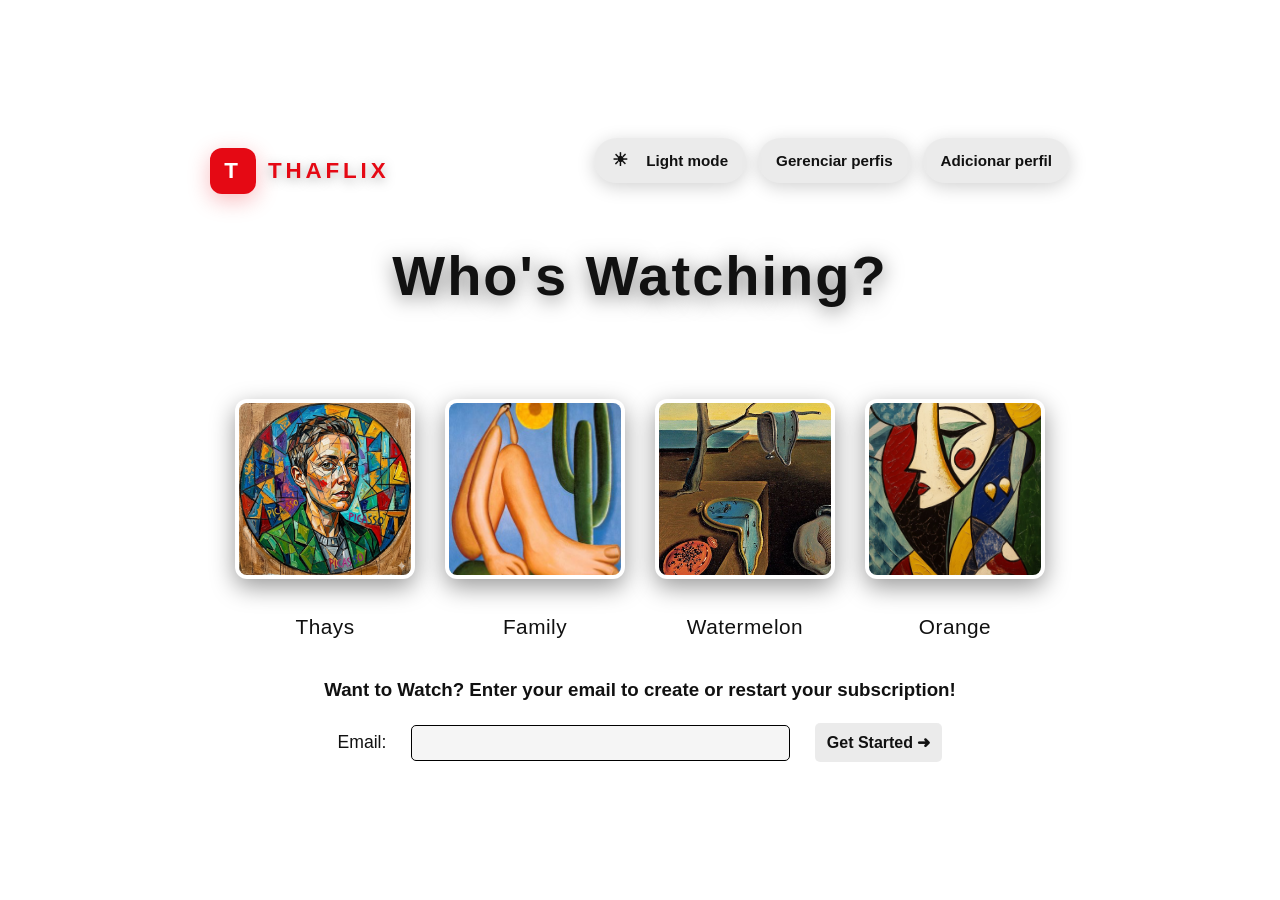
<file: index.html>
<!DOCTYPE html>
<html lang="en">

<head>
    <meta charset="UTF-8">
    <meta name="viewport" content="width=device-width, initial-scale=1.0">
    <title>THAFLIX</title>
    <link rel="stylesheet" href="css/style.css">
</head>

<body>
    <main>
        <header class="app-header">
            <div class="brand-logo" aria-label="THAFLIX logo">
                <span class="brand-symbol">T</span>
                <span class="brand-name">THAFLIX</span>
            </div>
            <div class="control-group">
                <button id="theme-toggle" class="theme-toggle" type="button" aria-pressed="false" aria-label="Alternar tema">
                    <span class="theme-icon" aria-hidden="true">☀</span>
                    <span class="theme-label">Light mode</span>
                </button>
                <button id="manage-profiles" class="profile-action" type="button">Gerenciar perfis</button>
                <button id="add-profile" class="profile-action" type="button">Adicionar perfil</button>
            </div>
        </header>
        <section aria-label="Profile selection">
            <h1>Who's Watching?</h1>
            <ul class="container">
                <li class="profile">
                    <a href="catalogo.html" class="profile-link" data-name="Thays" data-img="assets/images/perfil-1.jpg">
                        <figure>
                            <img src="assets/images/perfil-1.jpg"
                                alt="Thays's profile picture.">
                            <figcaption>Thays</figcaption>
                        </figure>
                    </a>
                </li>
                <li class="profile">
                    <a href="catalogo.html" class="profile-link" data-name="Family" data-img="assets/images/perfil-2.jpg">
                        <figure>
                            <img src="assets/images/perfil-2.jpg"
                                alt="Family profile picture.">
                            <figcaption>Family</figcaption>
                        </figure>
                    </a>
                </li>
                <li class="profile">
                    <a href="catalogo.html" class="profile-link" data-name="Watermelon" data-img="assets/images/perfil-3.jpg">
                        <figure>
                            <img src="assets/images/perfil-3.jpg"
                                alt="Watermelon profile picture.">
                            <figcaption>Watermelon</figcaption>
                        </figure>
                    </a>
                </li>
                <li class="profile">
                    <a href="catalogo.html" class="profile-link" data-name="Orange" data-img="assets/images/perfil-4.jpg">
                        <figure>
                            <img src="assets/images/perfil-4.jpg"
                                alt="Orange profile picture.">
                            <figcaption>Orange</figcaption>
                        </figure>
                    </a>
                </li>
            </ul>
            <h3>Want to Watch? Enter your email to create or restart your subscription!</h3>
            <form class="subscribeform">
                <label for="email">Email:</label>
                <input type="email" id="email">
                <button class="submit">Get Started ➜</button>
            </form>
        </section>
    </main> 
    <script src="js/index.js"></script>
</body>

</html>
</file>
<file: css/style.css>
* {
    margin: 0;
    /* Remove margem padrão do navegador */
    padding: 0;
    /* Remove espaçamento interno padrão do navegador */
    box-sizing: border-box;
    /* Inclui borda e padding no cálculo da largura/altura */
}

:root {
    --page-bg: #ffffff;
    --text-color: #111111;
    --heading-color: #111111;
    --button-bg: rgba(0, 0, 0, 0.08);
    --button-color: #111111;
    --button-hover: rgba(0, 0, 0, 0.16);
    --profile-hover-border: #e50914;
    --shadow: rgba(0, 0, 0, 0.15);
    --input-bg: rgba(0, 0, 0, 0.04);
}

body.light-theme {
    --page-bg: #ffffff;
    --text-color: #111111;
    --heading-color: #111111;
    --button-bg: rgba(0, 0, 0, 0.08);
    --button-color: #111111;
    --button-hover: rgba(0, 0, 0, 0.16);
    --profile-hover-border: #e50914;
    --shadow: rgba(0, 0, 0, 0.15);
    --input-bg: rgba(0, 0, 0, 0.04);
}

body.dark-theme {
    --page-bg: #000000;
    --text-color: #f8f8f8;
    --heading-color: #ffffff;
    --button-bg: rgba(255, 255, 255, 0.12);
    --button-color: #ffffff;
    --button-hover: rgba(255, 255, 255, 0.24);
    --profile-hover-border: #e50914;
    --shadow: rgba(255, 255, 255, 0.12);
    --input-bg: rgba(255, 255, 255, 0.12);
}


body {
    background: var(--page-bg);
    /* Fundo degradê com cores do tema */
    color: var(--text-color);
    /* Cor do texto padrão para todo o corpo */
    font-family: 'Segoe UI', Tahoma, Geneva, Verdana, sans-serif;
    /* Fontes e fallback */
    min-height: 100vh;
    /* garante que o body tenha pelo menos a altura da janela */
    display: flex;
    /* utiliza Flexbox para centralizar o conteúdo */
    align-items: center;
    /* centraliza verticalmente */
    justify-content: center;
    /* centraliza horizontalmente */
    transition: background 0.3s ease, color 0.3s ease;
}

main {
    width: 100%;
    /* ocupa largura total disponível */
    max-width: 900px;
    /* limite máximo de largura */
    padding: 20px;
    /* espaçamento interno */
}

.app-header {
    display: flex;
    align-items: center;
    justify-content: space-between;
    gap: 20px;
    margin-bottom: 40px;
}

.brand-logo {
    display: inline-flex;
    align-items: center;
    gap: 12px;
    font-weight: 900;
    text-transform: uppercase;
    letter-spacing: 0.24em;
}

.brand-symbol {
    display: inline-flex;
    align-items: center;
    justify-content: center;
    width: 46px;
    height: 46px;
    border-radius: 12px;
    background: #e50914;
    color: #ffffff;
    font-size: 1.4rem;
    font-weight: 900;
    box-shadow: 0 6px 22px rgba(229, 9, 20, 0.28);
}

.brand-name {
    font-size: 1.4rem;
    color: #e50914;
    text-shadow: 0 3px 12px rgba(0, 0, 0, 0.35);
}

.control-group {
    display: flex;
    flex-wrap: wrap;
    gap: 12px;
    justify-content: center;
}

.theme-toggle,
.profile-action {
    display: inline-flex;
    align-items: center;
    justify-content: center;
    gap: 10px;
    margin-bottom: 20px;
    background: var(--button-bg);
    color: var(--button-color);
    border: none;
    border-radius: 999px;
    padding: 12px 18px;
    cursor: pointer;
    font: 600 0.95rem Tahoma, sans-serif;
    transition: background 0.2s ease, transform 0.2s ease, opacity 0.3s ease;
    box-shadow: 0 4px 18px rgba(0, 0, 0, 0.18);
}

.theme-toggle:hover,
.profile-action:hover {
    background: var(--button-hover);
    transform: translateY(-1px);
}

.theme-icon {
    margin-right: 8px;
    font-size: 1.1rem;
}

.delete-profile {
    position: absolute;
    top: -10px;
    right: -10px;
    width: 32px;
    height: 32px;
    border-radius: 50%;
    border: none;
    background: rgba(229, 9, 20, 0.95);
    color: #ffffff;
    font-size: 1.2rem;
    line-height: 1;
    cursor: pointer;
    opacity: 0;
    transform: scale(0.9);
    transition: opacity 0.2s ease, transform 0.2s ease;
    pointer-events: none;
}

body.manage-mode .delete-profile {
    opacity: 1;
    transform: scale(1);
    pointer-events: auto;
}

section {
    text-align: center;
    /* centraliza texto no conteúdo da seção */
}

h1 {
    font-size: 3.5rem;
    /* tamanho de fonte grande para destaque */
    font-weight: 700;
    /* peso da fonte forte */
    margin-bottom: 51px;
    /* espaço abaixo do título */
    letter-spacing: 2px;
    /* espaçamento entre letras */
    color: var(--heading-color);
    /* cor do título */
    text-shadow: 0 4px 20px rgba(0, 0, 0, 0.5);
    /* sombra para contraste */
}

.container {
    display: flex;
    /* usa flexbox para layout de perfil em linha */
    flex-wrap: wrap;
    justify-content: center;
    gap: 30px;
    padding: 40px 10px;
    max-width: 900px;
    margin: 0 auto;
}

li {
    list-style-type: none;
    /* remove marcadores de lista */
    cursor: default;
    /* remove aparência de clique */
    transition: all 0.3s ease;
    /* anima mudanças de estilo */
    text-align: center;
    /* centraliza texto e conteúdo */
    position: relative;
}


.profile {
    display: flex;
    flex-direction: column;
    align-items: center;
    transition: all 0.3s ease;
    /* anima mudanças de estilo */
    position: relative;
    /* usado para posicionamento relativo se necessário */
}

.profile-link {
    display: inline-flex;
    flex-direction: column;
    align-items: center;
    color: inherit;
    text-decoration: none;
    cursor: pointer;
}

.profile-link figure {
    display: flex;
    flex-direction: column;
    align-items: center;
    gap: 16px;
    margin: 0;
}

.profile-link:hover figcaption {
    text-decoration: none;
}

.profile-link figcaption {
    color: inherit;
    text-decoration: none;
}

.profile img {
    display: block;
    width: 180px;
    /* largura fixa da imagem */
    height: 180px;
    /* altura fixa da imagem */
    border-radius: 12px;
    /* cantos arredondados */
    object-fit: cover;
    /* ajusta imagem sem distorcer, cobrindo área */
    border: 4px solid transparent;
    /* borda inicial transparente, para animação */
    transition: all 0.3s ease;
    /* anima propriedades ao passar o mouse */
    box-shadow: 0 8px 24px rgba(0, 0, 0, 0.4);
    /* sombra para profundidade */
}

.profile:hover img {
    border-color: var(--profile-hover-border);
    /* muda cor da borda no hover */
    box-shadow: 0 12px 32px rgba(229, 9, 20, 0.6);
    /* sombra maior no hover */
    transform: scale(1.08);
    /* aumenta ligeiramente */
}

figcaption {
    font-size: 1.3rem;
    /* tamanho da legenda */
    margin-top: 20px;
    /* distância acima do caption */
    font-weight: 500;
    /* peso médio da fonte */
    letter-spacing: 0.5px;
    /* espaçamento entre letras */
    transition: color 0.3s ease, text-shadow 0.3s ease;
    /* anima cor e sombra no hover */
}

.profile:hover figcaption {
    color: var(--heading-color);
    /* cor do texto no hover */
    text-shadow: 0 2px 8px rgba(229, 9, 20, 0.4);
    /* sombra de texto no hover */
}

/* Responsivo */
@media (max-width: 768px) {
    h1 {
        font-size: 2.5rem;
        /* menor em telas médias */
        margin-bottom: 40px;
        /* menos espaço inferior */
    }

    .container {
        gap: 10px; /* mais espaçamento entre perfis */
        grid-template-columns: repeat(2, 1fr); /* Força 2 colunas iguais no celular */
        gap: 15px;
    }

    .profile img {
        width: 100px;
        /* dimensões menores para telas médias */
        max-width: 150px;
        height: auto;
        aspect-ratio: 1 / 1; /* Garante que fique quadradinha */
        object-fit: cover;
    }

    .subscribeform {
        gap: 15px;
        /* reduz espaço entre elementos em telas médias */
    }

    input[type="email"] {
        width: 60%;
        /* ajusta largura para telas médias */
    }
}

@media (max-width: 480px) {
    h1 {
        font-size: 1.8rem;
        /* título adaptado para celular */
        margin-bottom: 20px;
        /* espaço reduzido */
    }

    .container {
        gap: 6px;
        /* menos gap para caber na tela */
        grid-template-columns: repeat(2, 1fr);
        /* 2 colunas em celular */
    }

    .profile img {
        width: 120px;
        /* imagem menor para celulares */
        height: 120px;
    }

    figcaption {
        font-size: 1rem;
        /* legenda menor para dispositivo pequeno */
    }

    .subscribeform {
        flex-direction: row;
        /* mantém lado a lado em telas pequenas */
        gap: 10px;
        /* reduz espaço entre elementos */
        align-items: center;
        /* centraliza elementos */
        justify-content: center;
        /* centraliza horizontalmente */
    }

    input[type="email"] {
        width: 60%;
        /* largura ajustada para telas pequenas */
        max-width: 250px;
        /* limita largura máxima */
    }

    button {
        width: 40%;
        /* largura automática para o botão */
        padding: 10px 1px;
        /* padding ajustado */
    }
}

form.subscribeform {
    font-size: 1.1rem;
    /* tamanho da fonte do formulário */
    display: flex;
    align-items: center;
    justify-content: center;
    gap: 25px;
    /* espaço entre os elementos do formulário */
    margin-top: 22px;
    /* espaço acima do formulário */
}

input[type="email"] {
    padding: 8px;
    /* espaçamento interno do campo de email */
    border: solid black 1px;
    border-radius: 5px;
    /* cantos arredondados do campo de email */
    width: 44%;
    /* ocupa toda a largura disponível */
    font-size: 1rem;
    /* tamanho da fonte do campo de email */
    background: var(--input-bg);
    color: var(--text-color);
}

button {
    background: var(--button-bg);
    /* cor de fundo do botão */
    border: none;
    /* remove borda padrão */
    color: var(--button-color);
    /* cor do texto do botão */
    padding: 10px 12px;
    /* espaçamento interno do botão */
    font-weight: bold;
    /* peso da fonte do botão */
    border-radius: 5px;
    /* cantos arredondados do botão */
    cursor: pointer;
    justify-content: end;
    font-family: Tahoma, sans-serif;
    /* fontes e fallback para o botão */
    font-size: 1rem;
}

button:hover,
.theme-toggle:hover {
    background: var(--button-hover);
    /* cor de fundo do botão no hover */
    box-shadow: 0 4px 12px rgba(250, 250, 27, 0.6);
    /* sombra do botão no hover */
    transition: background 0.3s ease, color 0.3s ease;
    /* anima cor e sombra no hover */
}
</file>
